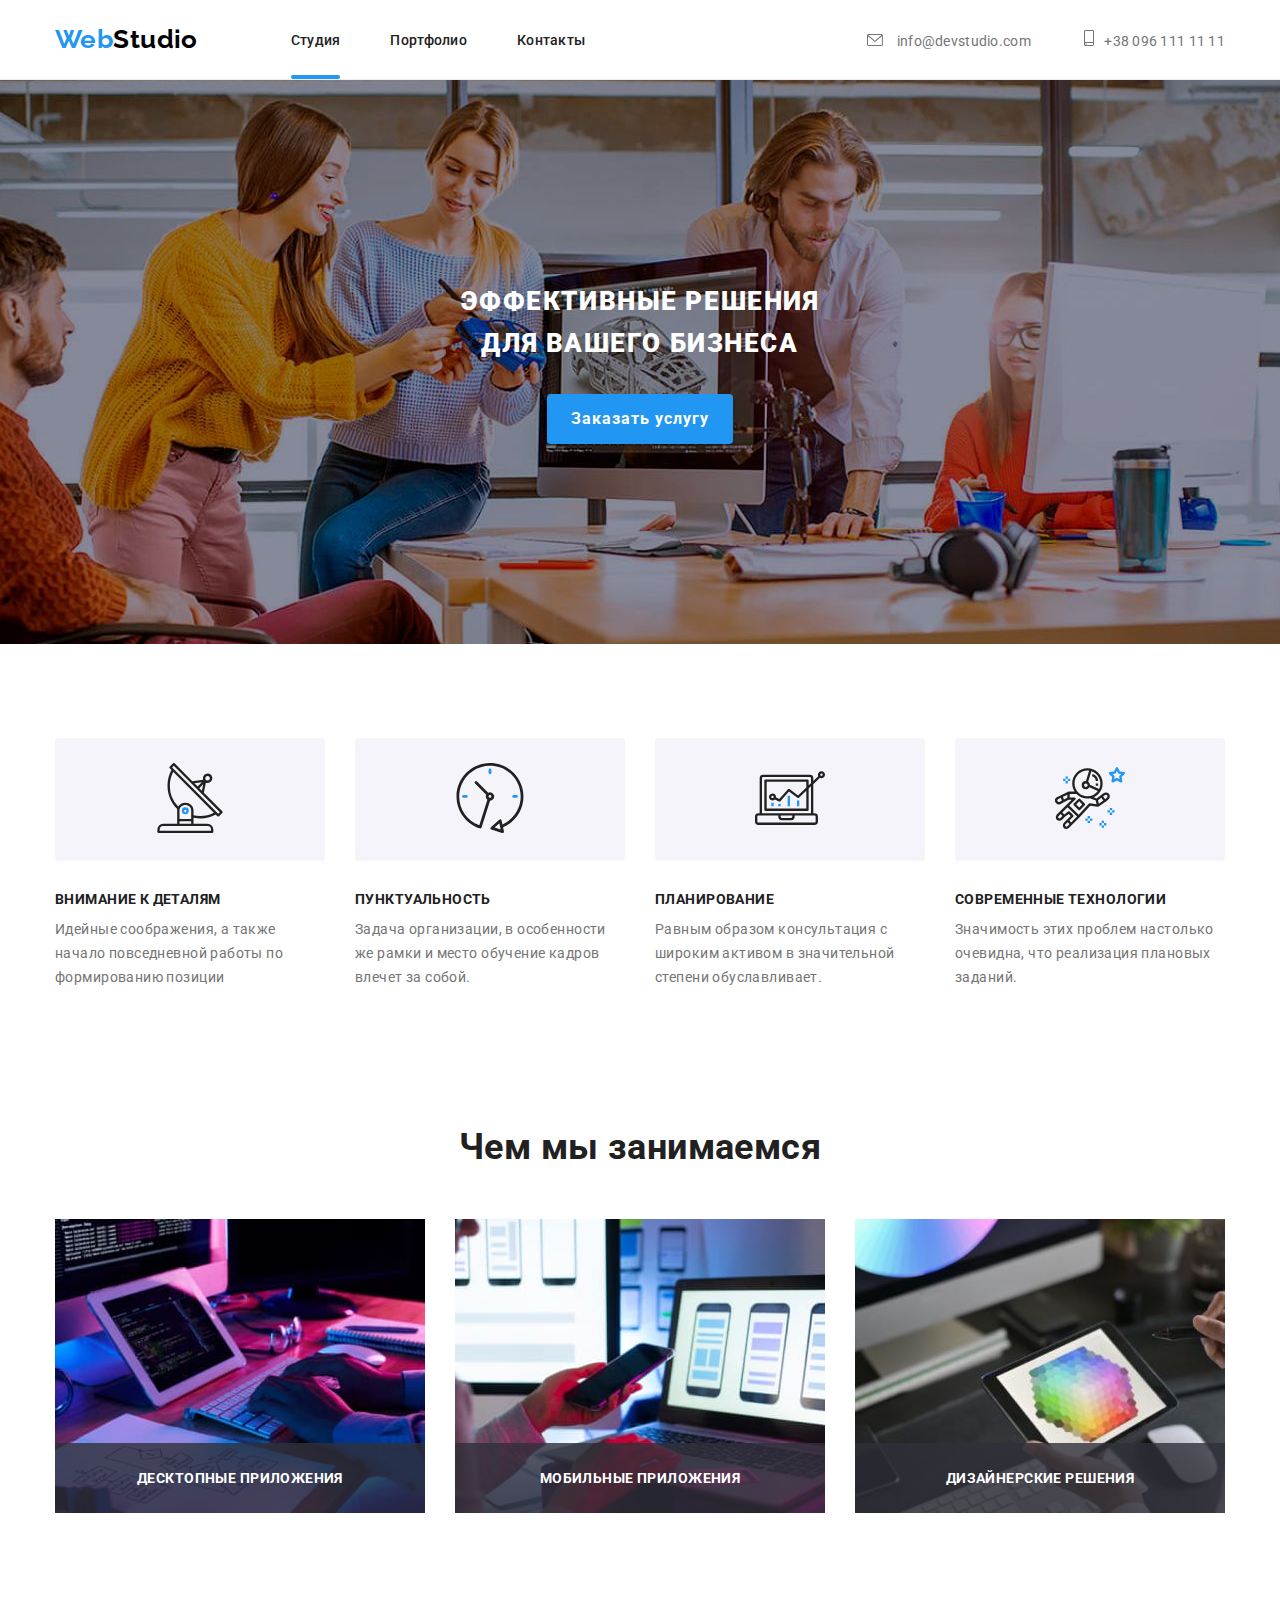
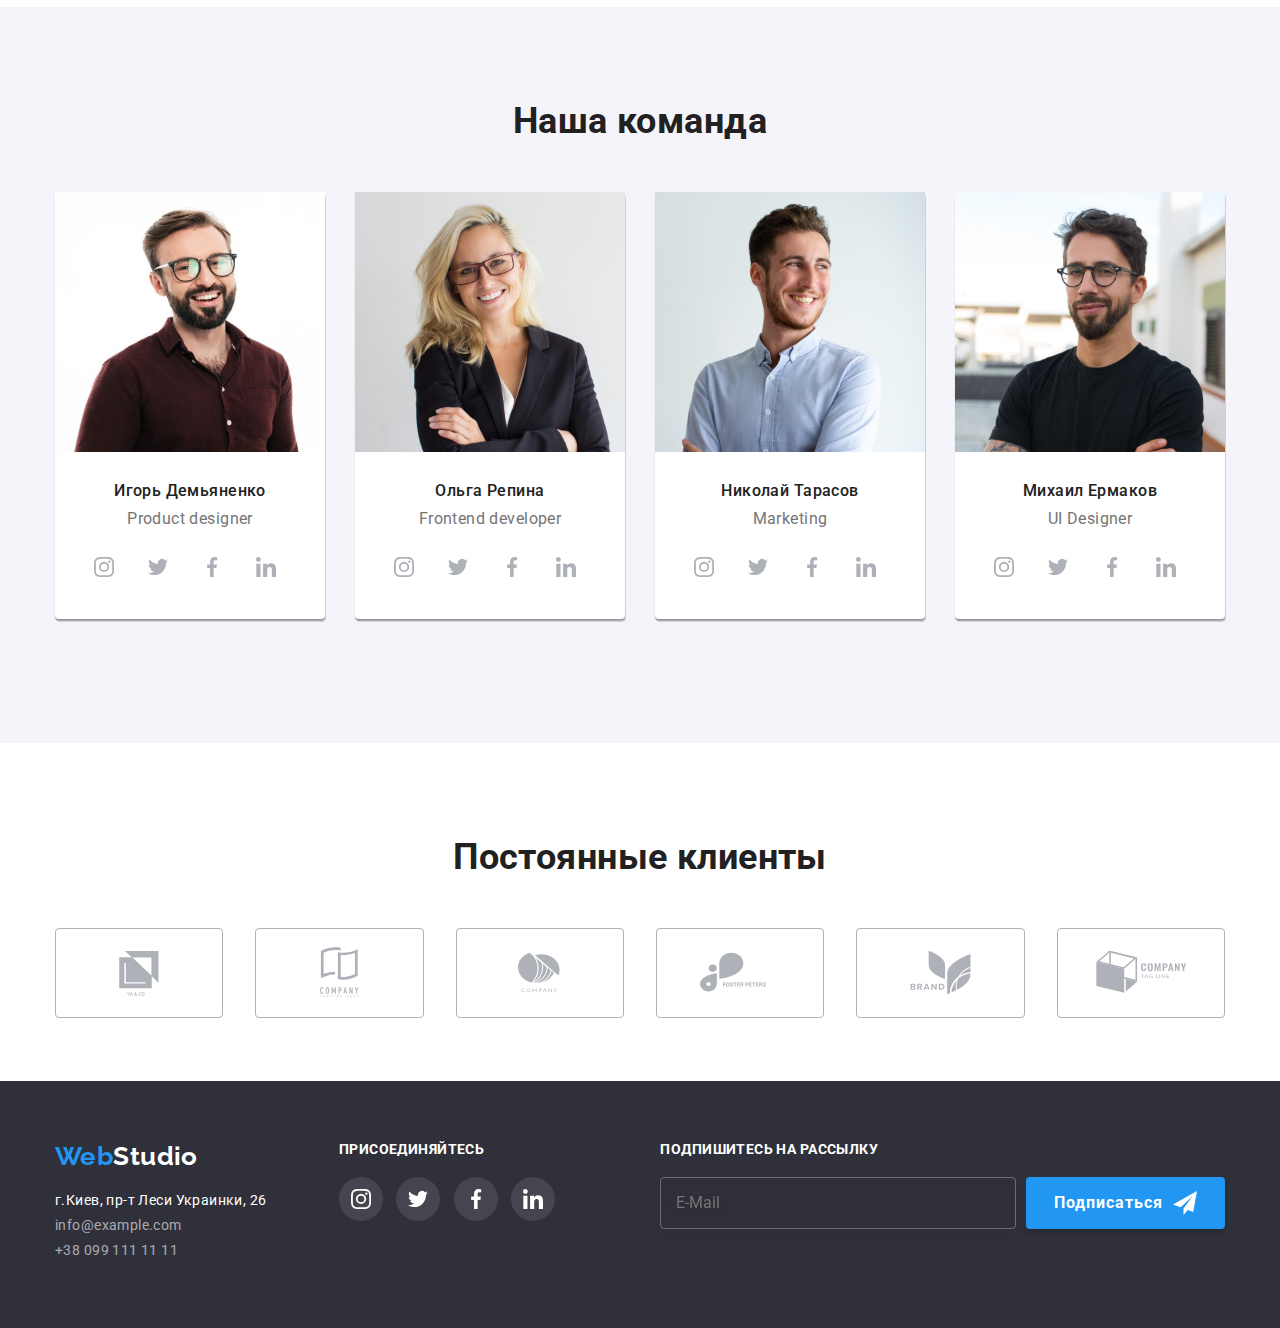
<file: index.html>
<!DOCTYPE html>
<html lang="ru">
  <head>
    <meta charset="UTF-8" />
    <meta name="viewport" content="width=device-width, initial-scale = 1.0" />
    <title>WebStudio</title>
    <link
      href="https://fonts.googleapis.com/css2?family=Raleway:wght@700&family=Roboto:wght@400;500;700;900&display=swap"
      rel="stylesheet"
    />
    <link rel="stylesheet" href="./modern-normalize/modern-normalize.css" />
    <link rel="stylesheet" href="./css/main.min.css" />
  </head>
  <body>
    <header class="header">
      <div class="container header__container">
        <nav class="nav">
          <a class="logo" href="./index.html">Web<span class="logo--studio-black">Studio</span></a>
          <ul class="nav__list">
            <li class="nav__line">
              <a class="nav__link nav__link--studio nav__link--current" href="./index.html">
                Студия
              </a>
            </li>
            <li class="nav__line">
              <a class="nav__link nav__link--portfolio" href="./portfolio.html">Портфолио</a>
            </li>
            <li class="nav__line">
              <a class="nav__link nav__link--contacts" href="./contacts.html">Контакты</a>
            </li>
          </ul>
          <button class="menu-button" type="button" data-menu-open><svg width="24px" height="16px"><use href="./images/sprite.svg#icon-menu"></use></svg></button>
        </nav>
        <ul class="header__contact-list">
          <li class="nav__line header__contact-line">
            <a class="header__contact" href="mailto:info@devstudio.com"
              ><svg width="16px" height="12px" class="contact-icon contact-icon--envelope">
                <use href="./images/sprite.svg#icon-envelope"></use>
              </svg>
              info@devstudio.com
            </a>
          </li>
          <li class="nav__line header__contact-line">
            <a class="header__contact" href="tel:+380961111111"
              ><svg width="10px" height="16px" class="contact-icon contact-icon--smartphone">
                <use href="./images/sprite.svg#icon-smartphone"></use></svg
              >+38 096 111 11 11</a
            >
          </li>
        </ul>
      </div>
    </header>
    <main class="main-container studio-content">
      <section class="section offer">
        <div class="container offer__container">
          <div class="offer__text">
            <h1 class="main-title offer__title">Эффективные решения для вашего бизнеса</h1>
            <button class="offer__order-button" data-modal-open type="button">Заказать услугу</button>
          </div>
        </div>
      </section>
      <section class="section about-us">
        <div class="container about-us__container">
          <h2 class="about-us__title">О нас</h2>
          <ul class="about-us__text">
            <li class="about-us__text-box">
              <div class="about-us__icon-box">
                <svg class="about-us__icon" width="70px" height="70px">
                  <use href="./images/sprite.svg#icon-antenna"></use>
                </svg>
              </div>
              <h3 class="about-us__paragraph-title">Внимание к деталям</h3>
              <p class="about-us__paragraph">
                Идейные соображения, а также начало повседневной работы по формированию позиции
              </p>
            </li>
            <li class="about-us__text-box">
              <div class="about-us__icon-box">
                <svg class="about-us__icon" width="70px" height="70px">
                  <use href="./images/sprite.svg#icon-clock"></use>
                </svg>
              </div>
              <h3 class="about-us__paragraph-title">Пунктуальность</h3>
              <p class="about-us__paragraph">
                Задача организации, в особенности же рамки и место обучение кадров влечет за собой.
              </p>
            </li>
            <li class="about-us__text-box">
              <div class="about-us__icon-box">
                <svg class="about-us__icon" width="70px" height="70px">
                  <use href="./images/sprite.svg#icon-diagram"></use>
                </svg>
              </div>
              <h3 class="about-us__paragraph-title">Планирование</h3>
              <p class="about-us__paragraph">
                Равным образом консультация с широким активом в значительной степени обуславливает.
              </p>
            </li>
            <li class="about-us__text-box">
              <div class="about-us__icon-box">
                <svg class="about-us__icon" width="70px" height="70px">
                  <use href="./images/sprite.svg#icon-astronaut"></use>
                </svg>
              </div>
              <h3 class="about-us__paragraph-title">Современные технологии</h3>
              <p class="about-us__paragraph">
                Значимость этих проблем настолько очевидна, что реализация плановых заданий.
              </p>
            </li>
          </ul>
        </div>
      </section>
      <section class="section what-we-do">
        <div class="container">
          <h2 class="section-title what-we-do__title">Чем мы занимаемся</h2>
          <ul class="what-we-do__images">
            <li class="what-we-do__image">
              <div class="what-we-do__thumb">
                <img
                  srcset="./images/programmer-typing@2x.jpg 2x, ./images/programmer-typing.jpg 1px"
                  src="./images/programmer-typing.jpg"
                  alt="Программист печатает на компьютере"
                  width="370"
                />
                <div class="what-we-do__desc">
                  <h3 class="image-description">Десктопные приложения</h3>
                </div>
              </div>
            </li>
            <li class="what-we-do__image">
              <div class="what-we-do__thumb">
                <img
                  srcset="./images/phone-design@2x.jpg 2x, ./images/phone-design.jpg 1px"
                  src="./images/phone-design.jpg"
                  alt="Программист выбирает дизайн телефона"
                  width="370"
                />
                <div class="what-we-do__desc">
                  <h3 class="image-description">Мобильные приложения</h3>
                </div>
              </div>
            </li>
            <li class="what-we-do__image">
              <div class="what-we-do__thumb">
                <img
                  srcset="./images/color-pallette@2x.jpg 2x, ./images/color-pallette.jpg 1px"
                  src="./images/color-pallette.jpg"
                  alt="Дизайнер использует палитру цветов"
                  width="370"
                />
                <div class="what-we-do__desc">
                  <h3 class="image-description">Дизайнерские решения</h3>
                </div>
              </div>
            </li>
          </ul>
        </div>
      </section>
      <!-- OUR TEAM-->
      <section class="section our-team">
        <div class="container our-team__container">
          <h2 class="section-title hidden">Наша команда</h2>
          <ul class="team-members">
            <li class="team-member">
              <img class="team-member__image" 
                  srcset="./images/igor_sm@2x.jpg 450w 2x, ./images/igor_md.jpg 354w 1x, ./images/igor_md@2x.jpg 354w 2x, ./images/igor.jpg 270w 1x, ./images/igor@2x.jpg 270w 2x" 
                  src="./images/igor_sm.jpg" alt="Изображение Игоря" width="450" />
              <h4 class="team-member__name">Игорь Демьяненко</h4>
              <p class="team-member__job">Product designer</p>
              <ul class="team-member__socials">
                <li class="team-member__socials-item">
                  <a class="socials-icon team-member__socials-icon" href="/">
                    <svg class="member-social-icon" width="20px" height="20px">
                      <use href="./images/sprite.svg#icon-instagram"></use>
                    </svg>
                  </a>
                </li>
                <li class="team-member__socials-item">
                  <a class="socials-icon team-member__socials-icon" href="/">
                    <svg class="member-social-icon" width="20px" height="20px">
                      <use href="./images/sprite.svg#icon-twitter"></use>
                    </svg>
                  </a>
                </li>
                <li class="team-member__socials-item">
                  <a class="socials-icon team-member__socials-icon" href="/">
                    <svg class="member-social-icon" width="20px" height="20px">
                      <use href="./images/sprite.svg#icon-facebook"></use>
                    </svg>
                  </a>
                </li>
                <li class="team-member__socials-item">
                  <a class="socials-icon team-member__socials-icon" href="/">
                    <svg class="member-social-icon" width="20px" height="20px">
                      <use href="./images/sprite.svg#icon-linkedin"></use>
                    </svg>
                  </a>
                </li>
              </ul>
            </li>
            <li class="team-member">
              <img class="team-member__image" srcset="./images/olga_sm@2x.jpg 450w 2x, ./images/olga_md.jpg 354w 1x, ./images/olga_md@2x.jpg 354w 2x, ./images/olga.jpg 270w 1x, ./images/olga@2x.jpg 270w 2x" src="./images/olga.jpg" alt="Изображение Ольги" width="450" />
              <h4 class="team-member__name">Ольга Репина</h4>
              <p class="team-member__job">Frontend developer</p>
              <ul class="team-member__socials">
                <li class="team-member__socials-item">
                  <a class="socials-icon team-member__socials-icon" href="/">
                    <svg class="member-social-icon" width="20px" height="20px">
                      <use href="./images/sprite.svg#icon-instagram"></use>
                    </svg>
                  </a>
                </li>
                <li class="team-member__socials-item">
                  <a class="socials-icon team-member__socials-icon" href="/">
                    <svg class="member-social-icon" width="20px" height="20px">
                      <use href="./images/sprite.svg#icon-twitter"></use>
                    </svg>
                  </a>
                </li>
                <li class="team-member__socials-item">
                  <a class="socials-icon team-member__socials-icon" href="/">
                    <svg class="member-social-icon" width="20px" height="20px">
                      <use href="./images/sprite.svg#icon-facebook"></use>
                    </svg>
                  </a>
                </li>
                <li class="team-member__socials-item">
                  <a class="socials-icon team-member__socials-icon" href="/">
                    <svg class="member-social-icon" width="20px" height="20px">
                      <use href="./images/sprite.svg#icon-linkedin"></use>
                    </svg>
                  </a>
                </li>
              </ul>
            </li>
            <li class="team-member">
              <img class="team-member__image" srcset="./images/nikolay_sm@2x.jpg 450w 2x, ./images/nikolay_md.jpg 354w 1x, ./images/nikolay_md@2x.jpg 354w 2x, ./images/nikolay.jpg 270w 1x, ./images/nikolay@2x.jpg 270w 2x" src="./images/nikolay.jpg" alt="Изображение Николая" width="450" />
              <h4 class="team-member__name">Николай Тарасов</h4>
              <p class="team-member__job">Marketing</p>
              <ul class="team-member__socials">
                <li class="team-member__socials-item">
                  <a class="socials-icon team-member__socials-icon" href="/">
                    <svg class="member-social-icon" width="20px" height="20px">
                      <use href="./images/sprite.svg#icon-instagram"></use>
                    </svg>
                  </a>
                </li>
                <li class="team-member__socials-item">
                  <a class="socials-icon team-member__socials-icon" href="/">
                    <svg class="member-social-icon" width="20px" height="20px">
                      <use href="./images/sprite.svg#icon-twitter"></use>
                    </svg>
                  </a>
                </li>
                <li class="team-member__socials-item">
                  <a class="socials-icon team-member__socials-icon" href="/">
                    <svg class="member-social-icon" width="20px" height="20px">
                      <use href="./images/sprite.svg#icon-facebook"></use>
                    </svg>
                  </a>
                </li>
                <li class="team-member__socials-item">
                  <a class="socials-icon team-member__socials-icon" href="/">
                    <svg class="member-social-icon" width="20px" height="20px">
                      <use href="./images/sprite.svg#icon-linkedin"></use>
                    </svg>
                  </a>
                </li>
              </ul>
            </li>
            <li class="team-member">
              <img class="team-member__image" srcset="./images/mikhail_sm@2x.jpg 450w 2x, ./images/mikhail_md.jpg 354w 1x, ./images/mikhail_md@2x.jpg 354w 2x, ./images/mikhail.jpg 270w 1x, ./images/mikhail@2x.jpg 270w 2x" src="./images/mikhail.jpg" alt="Изображение Михаила" width="450" />
              <h4 class="team-member__name">Михаил Ермаков</h4>
              <p class="team-member__job">UI Designer</p>
              <ul class="team-member__socials">
                <li class="team-member__socials-item">
                  <a class="socials-icon team-member__socials-icon" href="/">
                    <svg class="member-social-icon" width="20px" height="20px">
                      <use href="./images/sprite.svg#icon-instagram"></use>
                    </svg>
                  </a>
                </li>
                <li class="team-member__socials-item">
                  <a class="socials-icon team-member__socials-icon" href="/">
                    <svg class="member-social-icon" width="20px" height="20px">
                      <use href="./images/sprite.svg#icon-twitter"></use>
                    </svg>
                  </a>
                </li>
                <li class="team-member__socials-item">
                  <a class="socials-icon team-member__socials-icon" href="/">
                    <svg class="member-social-icon" width="20px" height="20px">
                      <use href="./images/sprite.svg#icon-facebook"></use>
                    </svg>
                  </a>
                </li>
                <li class="team-member__socials-item">
                  <a class="socials-icon team-member__socials-icon" href="/">
                    <svg class="member-social-icon" width="20px" height="20px">
                      <use href="./images/sprite.svg#icon-linkedin"></use>
                    </svg>
                  </a>
                </li>
              </ul>
            </li>
          </ul>
        </div>
      </section>
      <section class="section our-clients">
        <div class="container">
          <h2 class="section-title">Постоянные клиенты</h2>
          <ul class="clients">
            <li>
              <a class="client__link"
                ><svg class="client__card" width="170px" height="90px">
                  <use href="./images/sprite.svg#icon-Client"></use></svg
              ></a>
            </li>
            <li>
              <a class="client__link"
                ><svg class="client__card" width="170px" height="90px">
                  <use href="./images/sprite.svg#icon-Client-2"></use></svg
              ></a>
            </li>
            <li>
              <a class="client__link"
                ><svg class="client__card" width="170px" height="90px">
                  <use href="./images/sprite.svg#icon-Client-3"></use></svg
              ></a>
            </li>
            <li>
              <a class="client__link"
                ><svg class="client__card" width="170px" height="90px">
                  <use href="./images/sprite.svg#icon-Client-4"></use></svg
              ></a>
            </li>
            <li>
              <a class="client__link"
                ><svg class="client__card" width="170px" height="90px">
                  <use href="./images/sprite.svg#icon-Client-5"></use></svg
              ></a>
            </li>
            <li>
              <a class="client__link"
                ><svg class="client__card" width="170px" height="90px">
                  <use href="./images/sprite.svg#icon-Client-6"></use></svg
              ></a>
            </li>
          </ul>
        </div>
      </section>
    </main>
    <footer class="footer">
      <div class="container footer__container">
        <address class="address address-wrap">
          <a class="logo" href="./index.html">Web<span class="logo--studio-white">Studio</span></a>
          <ul class="address__list">
            <li class="address__line">
              <a class="address__link address__link--street-address" href=""
                >г.Киев, пр-т Леси Украинки, 26</a
              >
            </li>
            <li class="address__line">
              <a class="address__link" href="mailto:info@example.com">info@example.com</a>
            </li>
            <li class="address__line">
              <a class="address__link" href="tel:+380991111111">+38 099 111 11 11</a>
            </li>
          </ul>
        </address>
        <div class="footer__media">
          <h3 class="join-us-title">Присоединяйтесь</h3>
          <ul class="footer__media__list">
            <li class="footer__media__item">
              <a class="socials-icon" href="/">
                <svg class="footer__social-icon" width="20px" height="20px">
                  <use href="./images/sprite.svg#icon-instagram"></use>
                </svg>
              </a>
            </li>
            <li class="footer__media__item">
              <a class="socials-icon" href="/">
                <svg class="footer__social-icon" width="20px" height="20px">
                  <use href="./images/sprite.svg#icon-twitter"></use>
                </svg>
              </a>
            </li>
            <li class="footer__media__item">
              <a class="socials-icon" href="/">
                <svg class="footer__social-icon" width="20px" height="20px">
                  <use href="./images/sprite.svg#icon-facebook"></use>
                </svg>
              </a>
            </li>
            <li class="footer__media__item">
              <a class="socials-icon" href="/">
                <svg class="footer__social-icon" width="20px" height="20px">
                  <use href="./images/sprite.svg#icon-linkedin"></use>
                </svg>
              </a>
            </li>
          </ul>
        </div>
        <div class="footer__email-subscribe">
          <h3 class="email-subscribe__title">Подпишитесь на рассылку</h3>
          <form class="email-subscribe__form" name="email-subscribe" autocomplete="on" novalidate>
            <input
              class="email-subscribe__input"
              type="email"
              name="email-input"
              placeholder="E-Mail"
            />
            <button class="email-subscribe__button" type="submit">
              Подписаться
              <svg class="icon-send" width="24px" height="24px">
                <use href="./images/sprite.svg#icon-send"></use>
              </svg>
            </button>
          </form>
        </div>
      </div>
    </footer>
    <div class="backdrop is-hidden" data-modal>
      <div class="modal">
        <h2 class="modal__title section-title">Оставьте свои данные, мы вам перезвоним</h2>
        <form class="modal__order-form">
          <label class="modal__input__label">
            <span class="input__label__title">Имя</span>
            <div class="modal__input__wrap">
              <input class="modal__input" type="text" name="order-name" />
              <span class="input__icon">
                <svg class="input__icon--name" width="12px" height="12px">
                  <use href="./images/sprite.svg#icon-name"></use>
                </svg>
              </span>
            </div>
          </label>
          <label class="modal__input__label">
            <span class="input__label__title">Телефон</span>
            <div class="modal__input__wrap">
              <input class="modal__input" type="tel" name="order-tel" />
              <span class="input__icon">
                <svg class="input__icon--telephone" width="13px" height="13px">
                  <use href="./images/sprite.svg#icon-telephone"></use>
                </svg>
              </span>
            </div>
          </label>
          <label class="modal__input__label">
            <span class="input__label__title">E-Mail</span>
            <div class="modal__input__wrap">
              <input class="modal__input" type="email" name="order-email" />
              <span class="input__icon">
                <svg class="input__icon--email" width="15px" height="12px">
                  <use href="./images/sprite.svg#icon-email"></use></svg
              ></span>
            </div>
          </label>
          <label>
            <span class="input__label__title">Комментарий</span>
            <textarea class="modal__comment" rows="5" placeholder="Введите текст"></textarea>
          </label>
          <label class="terms-policy">
            <input class="terms__checkbox" type="checkbox" />
            <span class="terms__checkbox-custom">
              <svg class="terms__check-sign" width="11" height="8">
                <use href="./images/sprite.svg#icon-check-sign"></use>
              </svg>
            </span>
            <span class="terms-policy__text"
              >Соглашаюсь с рассылкой и принимаю <a href="">Условия договора</a></span
            >
          </label>
          <div class="modal__button-wrap">
            <button class="submit-button" type="submit">Отправить</button>
          </div>
        </form>
        <button class="modal__close-button" data-modal-close>
          <svg class="icon-close" width="11px" height="11px">
            <use href="./images/sprite.svg#icon-close"></use>
          </svg>
        </button>
      </div>
    </div>
    <div class="mobile-nav" data-menu>
      <ul class="mobile-nav__list">
        <li class="mobile-nav__line mobile-nav__page-link">
          <a href="./index.html" class="mobile-nav__link mobile-nav__link--is-current">Студия</a>
        </li>
        <li class="mobile-nav__line mobile-nav__page-link">
          <a href="./portfolio.html" class="mobile-nav__link">Портфолио</a>
        </li>
        <li class="mobile-nav__line mobile-nav__page-link">
          <a href="./contacts.html" class="mobile-nav__link">Контакты</a>
        </li>
      </ul>
      <ul class="mobile-nav__contact-list">
        <li class="mobile-nav__line">
          <a class="mobile-nav__link mobile-nav__contact--tel" href="tel:+380961111111">
            +38 096 111 11 11
          </a>
        </li>
        <li class="mobile-nav__line">
          <a class="mobile-nav__link mobile-nav__contact--email" href="mailto:info@devstudio.com">
            info@devstudio.com
          </a>
        </li>
      </ul>
      <ul class="mobile-nav__socials-list">
        <li class="mobile-nav__socials-line">
          <a href="./instagram" class="mobile-nav__socials-link">Instagram</a>
        </li>
        <li class="mobile-nav__socials-line">
          <a href="./twitter" class="mobile-nav__socials-link">Twitter</a>
        </li>
        <li class="mobile-nav__socials-line">
          <a href="./facebook" class="mobile-nav__socials-link">Facebook</a>
        </li>
        <li class="mobile-nav__socials-line">
          <a href="./linkedIn" class="mobile-nav__socials-link">LinkedIn</a>
        </li>
      </ul>
      <button class="mobile-nav__close-button" type="button" data-menu-close>
        <svg class="icon-close" width="19px" height="19px">
          <use href="./images/sprite.svg#icon-close"></use>
        </svg>
      </button>
    </div>
    <script src="./js/modal.js"></script>
    <script src="./js/mobile-menu.js"></script>
  </body>
</html>
</file>
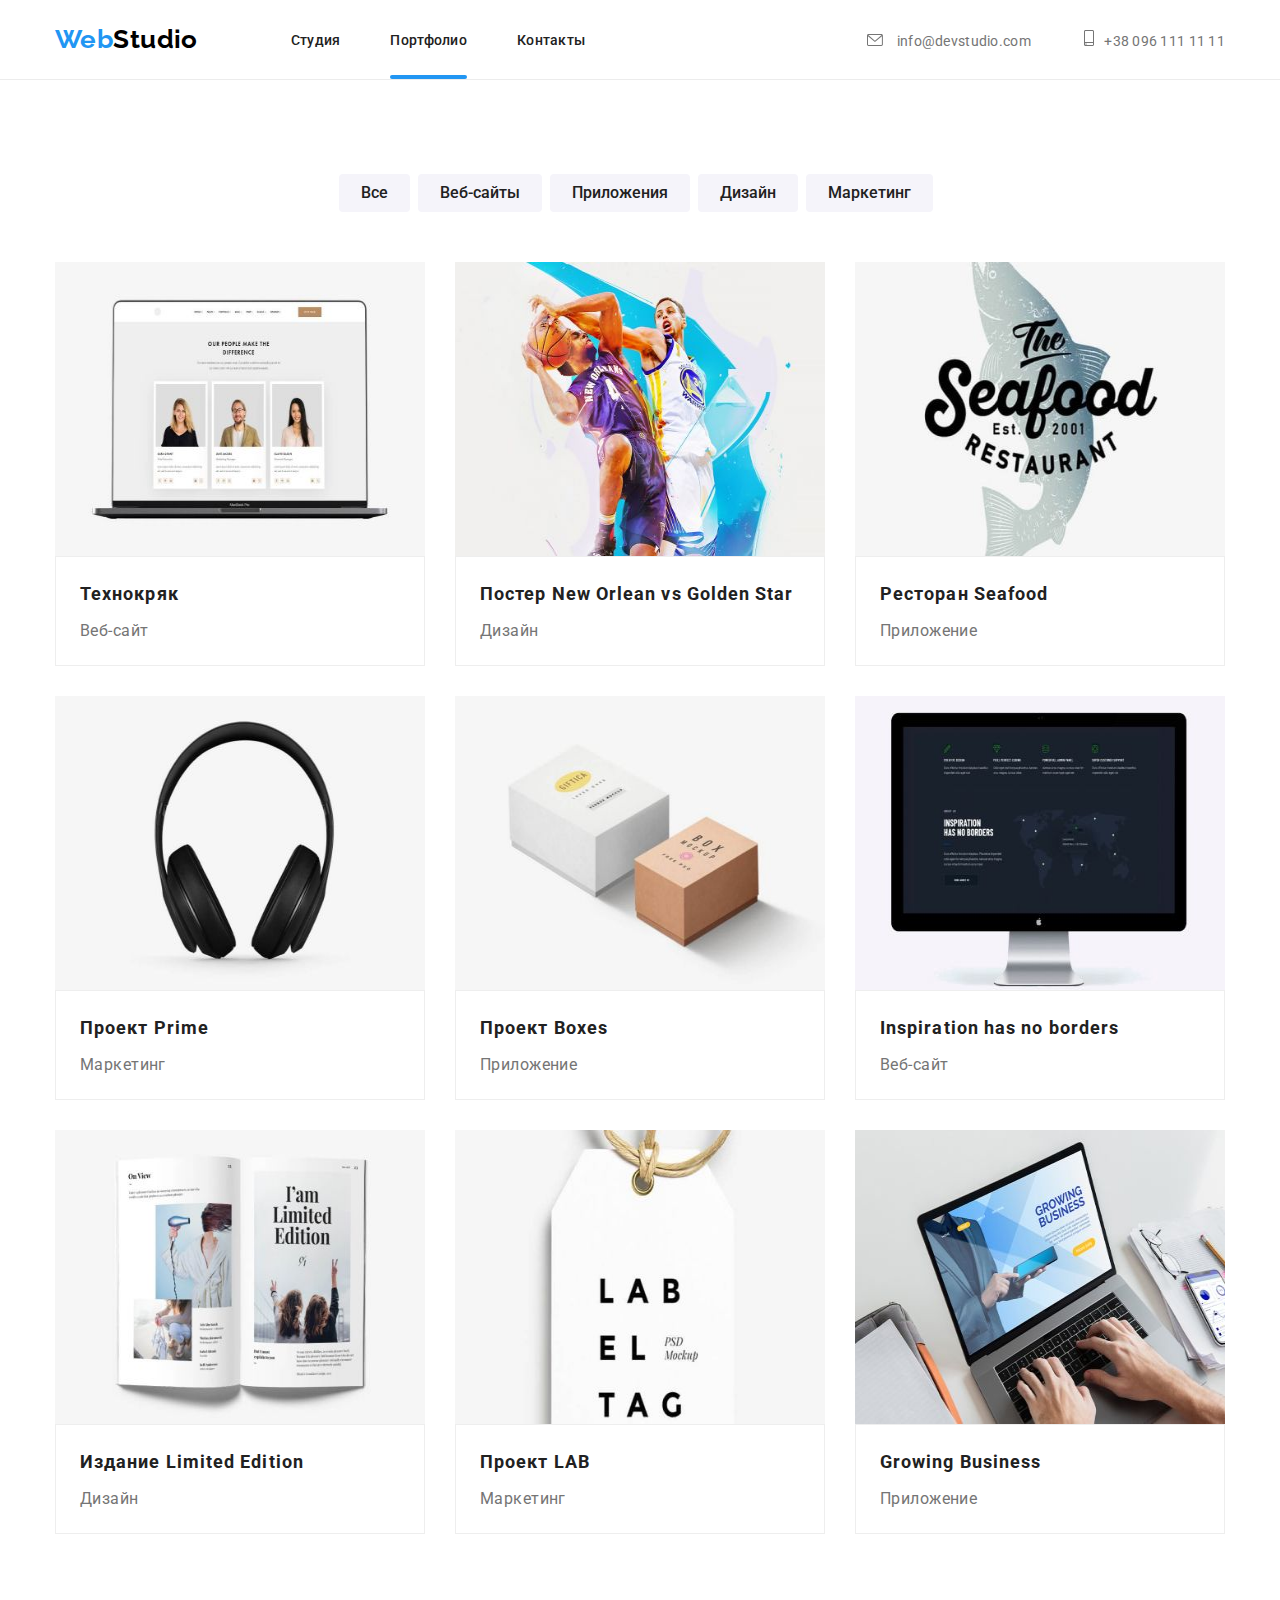
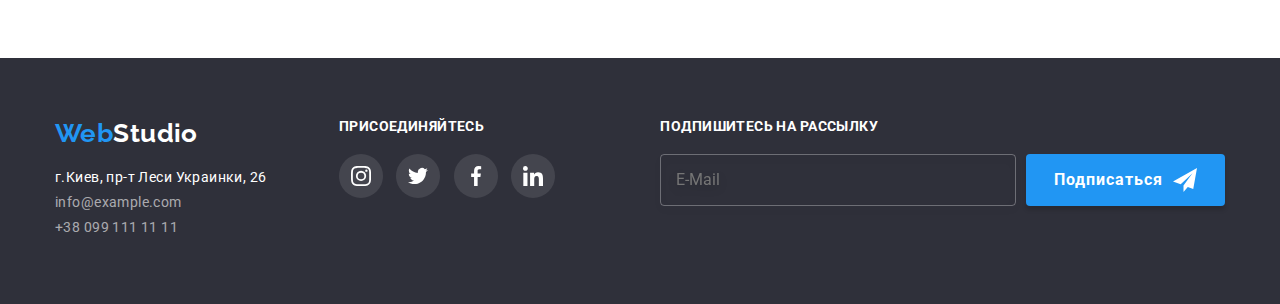
<file: portfolio.html>
<!DOCTYPE html>
<html lang="ru">
  <head>
    <meta charset="UTF-8" />
    <meta name="viewport" content="width=device-width, initial-scale = 1.0" />
    <title>WebStudio Portfolio</title>
    <link
      href="https://fonts.googleapis.com/css2?family=Raleway:wght@700&family=Roboto:wght@400;500;700;900&display=swap"
      rel="stylesheet"
    />
    <link rel="stylesheet" href="./modern-normalize/modern-normalize.css" />
    <link href="./css/main.min.css" rel="stylesheet" />
  </head>
  <body>
    <header class="header">
      <div class="container header__container">
        <nav class="nav">
          <a class="logo" href="./index.html">Web<span class="logo--studio-black">Studio</span></a>
          <ul class="nav__list">
            <li class="nav__line">
              <a class="nav__link nav__link--studio" href="./index.html">
                Студия
              </a>
            </li>
            <li class="nav__line">
              <a class="nav__link nav__link--portfolio nav__link--current" href="./portfolio.html">Портфолио</a>
            </li>
            <li class="nav__line">
              <a class="nav__link nav__link--contacts" href="./contacts.html">Контакты</a>
            </li>
          </ul>
          <button class="menu-button" type="button" data-menu-open><svg width="24px" height="16px"><use href="./images/sprite.svg#icon-menu"></use></svg></button>
        </nav>
        <ul class="header__contact-list">
          <li class="nav__line header__contact-line">
            <a class="header__contact" href="mailto:info@devstudio.com"><svg width="16px" height="12px"
                class="contact-icon contact-icon--envelope">
                <use href="./images/sprite.svg#icon-envelope"></use>
              </svg>
              info@devstudio.com
            </a>
          </li>
          <li class="nav__line header__contact-line">
            <a class="header__contact" href="tel:+380961111111"><svg width="10px" height="16px"
                class="contact-icon contact-icon--smartphone">
                <use href="./images/sprite.svg#icon-smartphone"></use>
              </svg>+38 096 111 11 11</a>
          </li>
        </ul>
      </div>
    </header>
    <main class="section main-container portfolio-list">
      <div class="container">
        <ul class="filters__list">
          <li class="filters__item"><button class="filter__button" type="button">Все</button></li>
          <li class="filters__item">
            <button class="filter__button" type="button">Веб-сайты</button>
          </li>
          <li class="filters__item">
            <button class="filter__button" type="button">Приложения</button>
          </li>
          <li class="filters__item"><button class="filter__button" type="button">Дизайн</button></li>
          <li class="filters__item">
            <button class="filter__button" type="button">Маркетинг</button>
          </li>
        </ul>
        <ul class="projects">
          <li class="project__item">
            <a class="link" href="./project.name">
              <div class="project__image-thumb">
                <img class="project__image" 
                  srcset="./images/technocrack_sm.jpg 450w 1x, ./images/technocrack_sm@2x.jpg 450w 2x, ./images/technocrack_md.jpg 354w 1x, ./images/technocrack_md@2x.jpg 354w 2x, ./images/technocrack.jpg 370w 1x, ./images/technocrack@2x.jpg 370w 2x" 
                  src="./images/technocrack_sm.jpg" 
                  alt="Страница веб-сайта" 
                  width="450"
                />
                <div class="project__description">
                  <p class="project__description__text">
                    Ресурс пропонує комплексні пропозиції з різним рівнем функціоналу та сервісів.
                    Все це дозволить відвідувачу отримати вичерпні відомості про компанію чи
                    приватну особу.
                  </p>
                </div>
              </div>
              <div class="project__text">
                <h3 class="project__title">Технокряк</h3>
                <p class="project__subtitle">Веб-сайт</p>
              </div>
            </a>
          </li>
          <li class="project__item">
            <a class="link" href="./project.name">
              <div class="project__image-thumb">
                <img class="project__image" 
                  srcset="./images/poster_sm.jpg 450w 1x, ./images/poster_sm@2x.jpg 450w 2x, ./images/poster_md.jpg 354w 1x, ./images/poster_md@2x.jpg 354w 2x, ./images/poster.jpg 370w 1x, ./images/poster@2x.jpg 370w 2x"
                  src="./images/poster_sm.jpg" 
                  alt="Два баскетболиста борются за мяч" 
                  width="450"
                />
                <div class="project__description">
                  <p class="project__description__text">
                    Lorem ipsum dolor sit amet, consectetur adipiscing elit, sed do eiusmod tempor
                    incididunt ut labore et dolore magna aliqua. Ut enim ad minim veniam, quis
                    nostrud exercitation ullamco laboris nisi ut aliquip ex ea commodo consequat.
                  </p>
                </div>
              </div>
              <div class="project__text">
                <h3 class="project__title">Постер New Orlean vs Golden Star</h3>
                <p class="project__subtitle">Дизайн</p>
              </div>
            </a>
          </li>
          <li class="project__item">
            <a class="link" href="./project.name">
              <div class="project__image-thumb">
                <img class="project__image" 
                  srcset="./images/seafood_sm.jpg 450w 1x, ./images/seafood_sm@2x.jpg 450w 2x, ./images/seafood_md.jpg 354w 1x, ./images/seafood_md@2x.jpg 354w 2x, ./images/seafood.jpg 370w 1x, ./images/seafood@2x.jpg 370w 2x" 
                  src="./images/seafood_sm.jpg" 
                  alt="Логотип ресторана Seafood" 
                  width="450"
                />
                <div class="project__description">
                  <p class="project__description__text">
                    Lorem ipsum dolor sit amet, consectetur adipiscing elit, sed do eiusmod tempor
                    incididunt ut labore et dolore magna aliqua. Ut enim ad minim veniam, quis
                    nostrud exercitation ullamco laboris nisi ut aliquip ex ea commodo consequat.
                  </p>
                </div>
              </div>
              <div class="project__text">
                <h3 class="project__title">Ресторан Seafood</h3>
                <p class="project__subtitle">Приложение</p>
              </div>
            </a>
          </li>
          <li class="project__item">
            <a class="link" href="./project.name">
              <div class="project__image-thumb">
                <img class="project__image" 
                  srcset="./images/prime_sm.jpg 450w 1x, ./images/prime_sm@2x.jpg 450w 2x, ./images/prime_md.jpg 354w 1x, ./images/prime_md@2x.jpg 354w 2x, ./images/prime.jpg 370w 1x, ./images/prime@2x.jpg 370w 2x" 
                  src="./images/prime_sm.jpg" 
                  alt="Наушники" 
                  width="450" 
                />
                <div class="project__description">
                  <p class="project__description__text">
                    Lorem ipsum dolor sit amet, consectetur adipiscing elit, sed do eiusmod tempor
                    incididunt ut labore et dolore magna aliqua. Ut enim ad minim veniam, quis
                    nostrud exercitation ullamco laboris nisi ut aliquip ex ea commodo consequat.
                  </p>
                </div>
              </div>
              <div class="project__text">
                <h3 class="project__title">Проект Prime</h3>
                <p class="project__subtitle">Маркетинг</p>
              </div>
            </a>
          </li>
          <li class="project__item">
            <a class="link" href="./project.name">
              <div class="project__image-thumb">
                <img class="project__image" 
                  srcset="./images/boxes_sm.jpg 450w 1x, ./images/boxes_sm@2x.jpg 450w 2x, ./images/boxes_md.jpg 354w 1x, ./images/boxes_md@2x.jpg 354w 2x, ./images/boxes.jpg 370w 1x, ./images/boxes@2x.jpg 370w 2x"
                  src="./images/boxes_sm.jpg"
                  alt="Две коробки" 
                  width="450"
                />
                <div class="project__description">
                  <p class="project__description__text">
                    Lorem ipsum dolor sit amet, consectetur adipiscing elit, sed do eiusmod tempor
                    incididunt ut labore et dolore magna aliqua. Ut enim ad minim veniam, quis
                    nostrud exercitation ullamco laboris nisi ut aliquip ex ea commodo consequat.
                  </p>
                </div>
              </div>
              <div class="project__text">
                <h3 class="project__title">Проект Boxes</h3>
                <p class="project__subtitle">Приложение</p>
              </div>
            </a>
          </li>
          <li class="project__item">
            <a class="link" href="./project.name">
              <div class="project__image-thumb">
                <img class="project__image" 
                  srcset="./images/inspiration_sm.jpg 450w 1x, ./images/inspiration_sm@2x.jpg 450w 2x, ./images/inspiration_md.jpg 354w 1x, ./images/inspiration_md@2x.jpg 354w 2x, ./images/inspiration.jpg 370w 1x, ./images/inspiration@2x.jpg 370w 2x" 
                  src="./images/inspiration_sm.jpg" 
                  alt="Главная страница сайта"
                  width="450"
                />
                <div class="project__description">
                  <p class="project__description__text">
                    Lorem ipsum dolor sit amet, consectetur adipiscing elit, sed do eiusmod tempor
                    incididunt ut labore et dolore magna aliqua. Ut enim ad minim veniam, quis
                    nostrud exercitation ullamco laboris nisi ut aliquip ex ea commodo consequat.
                  </p>
                </div>
              </div>
              <div class="project__text">
                <h3 class="project__title">Inspiration has no borders</h3>
                <p class="project__subtitle">Веб-сайт</p>
              </div>
            </a>
          </li>
          <li class="project__item">
            <a class="link" href="./project.name">
              <div class="project__image-thumb">
                <img class="project__image"
                  srcset="./images/limited-edition_sm.jpg 450w 1x, ./images/limited-edition_sm@2x.jpg 450w 2x, ./images/limited-edition_md.jpg 354w 1x, ./images/limited-edition_md@2x.jpg 354w 2x, ./images/limited-edition.jpg 370w 1x, ./images/limited-edition@2x.jpg 370w 2x" 
                  src="./images/limited-edition_sm.jpg"
                  alt="Страница журнала Limited Edition"
                  width="450"
                />
                <div class="project__description">
                  <p class="project__description__text">
                    Lorem ipsum dolor sit amet, consectetur adipiscing elit, sed do eiusmod tempor
                    incididunt ut labore et dolore magna aliqua. Ut enim ad minim veniam, quis
                    nostrud exercitation ullamco laboris nisi ut aliquip ex ea commodo consequat.
                  </p>
                </div>
              </div>
              <div class="project__text">
                <h3 class="project__title">Издание Limited Edition</h3>
                <p class="project__subtitle">Дизайн</p>
              </div>
            </a>
          </li>
          <li class="project__item">
            <a class="link" href="./project.name">
              <div class="project__image-thumb">
                <img class="project__image" 
                  srcset="./images/lab_sm.jpg 450w 1x, ./images/lab_sm@2x.jpg 450w 2x, ./images/lab_md.jpg 354w 1x, ./images/lab_md@2x.jpg 354w 2x, ./images/lab.jpg 370w 1x, ./images/lab@2x.jpg 370w 2x"
                  src="./images/lab_sm.jpg"
                  alt="Ярлык с надписью Label Tag"
                  width="450"
                />
                <div class="project__description">
                  <p class="project__description__text">
                    Lorem ipsum dolor sit amet, consectetur adipiscing elit, sed do eiusmod tempor
                    incididunt ut labore et dolore magna aliqua. Ut enim ad minim veniam, quis
                    nostrud exercitation ullamco laboris nisi ut aliquip ex ea commodo consequat.
                  </p>
                </div>
              </div>
              <div class="project__text">
                <h3 class="project__title">Проект LAB</h3>
                <p class="project__subtitle">Маркетинг</p>
              </div>
            </a>
          </li>
          <li class="project__item">
            <a class="link" href="./project.name">
              <div class="project__image-thumb">
                <img class="project__image"
                  srcset="./images/growing-business_sm.jpg 450w 1x, ./images/growing-business_sm@2x.jpg 450w 2x, ./images/growing-business_md.jpg 354w 1x, ./images/growing-business_md@2x.jpg 354w 2x, ./images/growing-business.jpg 370px 1x, ./images/growing-business@2x.jpg 370px 2x" 
                  src="./images/growing-business_sm.jpg"
                  alt="Главная страница приложения"
                  width="450"
                />
                <div class="project__description">
                  <p class="project__description__text">
                    Lorem ipsum dolor sit amet, consectetur adipiscing elit, sed do eiusmod tempor
                    incididunt ut labore et dolore magna aliqua. Ut enim ad minim veniam, quis
                    nostrud exercitation ullamco laboris nisi ut aliquip ex ea commodo consequat.
                  </p>
                </div>
              </div>
              <div class="project__text">
                <h3 class="project__title">Growing Business</h3>
                <p class="project__subtitle">Приложение</p>
              </div>
            </a>
          </li>
        </ul>
      </div>
    </main>
    <footer class="footer">
      <div class="container footer__container">
        <address class="address address-wrap">
          <a class="logo" href="./index.html">Web<span class="logo--studio-white">Studio</span></a>
          <ul class="address__list">
            <li class="address__line">
              <a class="address__link address__link--street-address" href=""
                >г.Киев, пр-т Леси Украинки, 26</a
              >
            </li>
            <li class="address__line">
              <a class="address__link" href="mailto:info@example.com">info@example.com</a>
            </li>
            <li class="address__line">
              <a class="address__link" href="tel:+380991111111">+38 099 111 11 11</a>
            </li>
          </ul>
        </address>
        <div class="footer__media">
          <h3 class="join-us-title">Присоединяйтесь</h3>
          <ul class="footer__media__list">
            <li class="footer__media__item">
              <a class="socials-icon" href="/">
                <svg class="footer__social-icon" width="20px" height="20px">
                  <use href="./images/sprite.svg#icon-instagram"></use>
                </svg>
              </a>
            </li>
            <li class="footer__media__item">
              <a class="socials-icon" href="/">
                <svg class="footer__social-icon" width="20px" height="20px">
                  <use href="./images/sprite.svg#icon-twitter"></use>
                </svg>
              </a>
            </li>
            <li class="footer__media__item">
              <a class="socials-icon" href="/">
                <svg class="footer__social-icon" width="20px" height="20px">
                  <use href="./images/sprite.svg#icon-facebook"></use>
                </svg>
              </a>
            </li>
            <li class="footer__media__item">
              <a class="socials-icon" href="/">
                <svg class="footer__social-icon" width="20px" height="20px">
                  <use href="./images/sprite.svg#icon-linkedin"></use>
                </svg>
              </a>
            </li>
          </ul>
        </div>
        <div class="footer__email-subscribe">
          <h3 class="email-subscribe__title">Подпишитесь на рассылку</h3>
          <form class="email-subscribe__form" name="email-subscribe" autocomplete="on" novalidate>
            <input
              class="email-subscribe__input"
              type="email"
              name="email-input"
              placeholder="E-Mail"
            />
            <button class="email-subscribe__button" type="submit">
              Подписаться
              <svg class="icon-send" width="24px" height="24px">
                <use href="./images/sprite.svg#icon-send"></use>
              </svg>
            </button>
          </form>
        </div>
      </div>
    </footer>
    <div class="mobile-nav" data-menu>
      <ul class="mobile-nav__list">
        <li class="mobile-nav__line mobile-nav__page-link">
          <a href="./index.html" class="mobile-nav__link">Студия</a>
        </li>
        <li class="mobile-nav__line mobile-nav__page-link">
          <a href="./portfolio.html" class="mobile-nav__link mobile-nav__link--is-current">Портфолио</a>
        </li>
        <li class="mobile-nav__line mobile-nav__page-link">
          <a href="./contacts.html" class="mobile-nav__link">Контакты</a>
        </li>
      </ul>
      <ul class="mobile-nav__contact-list">
        <li class="mobile-nav__line">
          <a class="mobile-nav__link mobile-nav__contact--tel" href="tel:+380961111111">
            +38 096 111 11 11
          </a>
        </li>
        <li class="mobile-nav__line">
          <a class="mobile-nav__link mobile-nav__contact--email" href="mailto:info@devstudio.com">
            info@devstudio.com
          </a>
        </li>
      </ul>
      <ul class="mobile-nav__socials-list">
        <li class="mobile-nav__socials-line">
          <a href="./instagram" class="mobile-nav__socials-link">Instagram</a>
        </li>
        <li class="mobile-nav__socials-line">
          <a href="./twitter" class="mobile-nav__socials-link">Twitter</a>
        </li>
        <li class="mobile-nav__socials-line">
          <a href="./facebook" class="mobile-nav__socials-link">Facebook</a>
        </li>
        <li class="mobile-nav__socials-line">
          <a href="./linkedIn" class="mobile-nav__socials-link">LinkedIn</a>
        </li>
      </ul>
      <button class="mobile-nav__close-button" type="button" data-menu-close>
        <svg class="icon-close" width="19px" height="19px">
          <use href="./images/sprite.svg#icon-close"></use>
        </svg>
      </button>
    </div>
    <script src="./js/mobile-menu.js"></script>
  </body>
</html>
</file>
<file: css/main.min.css>
html{box-sizing:border-box}*,*::after,*::before{box-sizing:inherit}h1,h2,h3,h4,h5,h6,p{margin-top:0}.list{list-style:none;padding-left:0;margin:0}.link{text-decoration:none;color:inherit}img{display:block;max-width:100%;height:auto}address{font-style:normal}ul{margin:0}.container{width:100%;margin:auto;padding:0 15px}.section{padding-top:60px;padding-bottom:60px}@media screen and (min-width: 480px){.containter{width:480px}}@media screen and (min-width: 768px){.container{width:768px}}@media screen and (min-width: 1200px){.container{width:1200px}.section{padding-top:94px;padding-bottom:94px}}ul{padding:0}:hover{transition-duration:250ms;transition-timing-function:cubic-bezier(0.4, 0, 0.2, 1)}:root{--brand-color: #2196F3;--text-color: #212121;--text-color-grey: #757575}body{font-family:"Roboto",sans-serif;color:var(--text-color);font-size:14px;background-color:#fff;letter-spacing:.03em}.mobile-nav{visibility:hidden;opacity:0;position:fixed;background-color:#fff;top:0;left:0;width:100%;height:100%;padding:48px 40px;display:flex;flex-direction:column}.is-open{visibility:visible;opacity:1;transition:opacity 500ms ease}.mobile-nav__close-button{position:absolute;margin:8px;top:0;right:0;background-color:#fff;height:29px;width:29px;color:#000;border:none;display:flex;align-items:center;justify-content:center;cursor:pointer}.mobile-nav__close-button:hover{color:var(--brand-color)}.mobile-nav__list{list-style:none;padding:0;margin-bottom:auto}.mobile-nav__line{font-size:40px;margin-bottom:32px;line-height:28px;padding:0}.mobile-nav__link{text-decoration:none;font-weight:500;color:var(--text-color)}.mobile-nav__link:hover{color:var(--brand-color)}.mobile-nav__link--is-current{color:var(--brand-color)}.mobile-nav__page-link{line-height:46px}.mobile-nav__contact-list{list-style:none;margin:0}.mobile-nav__contact--tel{color:var(--brand-color);font-size:34px;line-height:40px}.mobile-nav__contact--email{color:var(--text-color-grey);font-size:24px;letter-spacing:.02em}.mobile-nav__socials-list{display:flex;list-style:none;flex-wrap:wrap}.mobile-nav__socials-line{font-weight:500;font-size:18px;line-height:22px;padding-right:10px;border-right:1px solid var(--text-color-grey);margin-right:10px}.mobile-nav__socials-link{text-decoration:none;color:var(--brand-color)}.footer{background-color:#2f303a;padding-top:60px;padding-bottom:60px}.logo--studio-white{color:#fff}.address-wrap{display:block;text-align:center;margin-bottom:60px}.address__list{padding:0;text-decoration:none;color:#fff;list-style:none;font-style:normal}.address__line{padding:0;margin:9px 0}.address__link{text-decoration:none;color:rgba(255,255,255,.6)}.address__link:hover{color:#fff;fill:#fff}.address__link--street-address{color:#fff}.footer__media{display:block;text-align:center;margin-bottom:60px}.footer__media__list{list-style:none;display:inline-block;margin:0}.footer__social-icon{color:#fff}.footer__media__item{display:inline-block;background-color:rgba(255,255,255,.1);border-radius:50px;margin-right:10px}.join-us-title{text-transform:uppercase;color:#fff;font-size:14px;line-height:16px;margin-bottom:20px;text-align:center}.footer__email-subscribe{padding:0;margin:0}.email-subscribe__form{text-align:center}.email-subscribe__title{text-transform:uppercase;color:#fff;font-size:14px;line-height:16px;margin-bottom:20px;text-align:center}.email-subscribe__input{background-color:rgba(0,0,0,0);border:1px solid rgba(255,255,255,.3);filter:drop-shadow(0px 4px 4px rgba(0, 0, 0, 0.15));border-radius:4px;padding:15px;font-weight:400;font-size:16px;line-height:20px;margin-right:10px;width:100%;color:#fff;margin-bottom:20px}.email-subscribe__button{display:inline-flex;align-items:center;justify-content:space-between;background:var(--brand-color);color:#fff;padding:10px 28px;border:none;border-radius:4px;font-weight:700;font-size:16px;line-height:30px;box-shadow:0px 4px 4px rgba(0,0,0,.15);letter-spacing:.06em;cursor:pointer}.icon-send{margin-left:10px}@media screen and (min-width: 768px){.footer__container{display:flex;justify-content:center;flex-wrap:wrap}.address-wrap{margin-right:165px}.email-subscribe__form{width:450px}}@media screen and (min-width: 1200px){.address-wrap{display:inline-block;text-align:left;margin-bottom:0;margin-right:0}.address__list{margin-top:20px;margin-right:70px}.footer__media{margin:0;margin-right:93px}.footer__container{display:flex;justify-content:space-between}.email-subscribe__form{display:inline-flex;justify-content:space-between;width:100%}.email-subscribe__input{width:356px;margin-bottom:0}.email-subscribe__title{text-align:left}.join-us-title{text-align:left}}.header{position:relative;border-bottom:1px solid #ececec;padding-top:24px;padding-bottom:24px}.header__container{line-height:0px}.nav{display:flex;justify-content:space-between;padding:0;margin:0;height:100%}.nav__list{display:none}.nav__line{display:inline-block;letter-spacing:.02em}.nav__link{position:relative;color:var(--text-color);font-weight:500;text-decoration:none;line-height:16px}.nav__link:hover{color:var(--brand-color)}.nav__link--current::after{bottom:-31px;left:0;position:absolute;content:"";display:block;width:100%;height:4px;border-radius:4px;background-color:var(--brand-color)}.nav__link--studio{accent-color:var(--brand-color)}.nav__link--portfolio{accent-color:var(--brand-color)}.logo{font-family:"Raleway";font-weight:700;font-size:24px;line-height:28px;color:var(--brand-color);text-decoration:none}.logo--studio-black{color:#000}.header__contact-list{display:none}.header__contact{color:#757575;text-decoration:none}.header__contact:hover{color:var(--brand-color);fill:var(--brand-color)}.contact-icon{margin-right:8px}.contact-icon--envelope{width:14px;height:10px}.contact-icon--smartphone{width:10px;height:14px}.menu-button{background-color:#fff;padding:0;margin:0;cursor:pointer;color:#000;border:none;display:inline-block}@media screen and (min-width: 768px){.menu-button{visibility:hidden}.header__container{display:flex;justify-content:space-between;align-items:center}.nav{display:flex;align-items:center;vertical-align:middle;line-height:16px;margin-right:40px}.nav__list{display:flex;margin:0}.nav__line{display:inline-block;margin-left:50px}.header__contact-list{display:flex;flex-wrap:wrap;margin:0;padding:0;align-items:center;vertical-align:center}.header__contact-line{display:flex;justify-content:space-between;margin-right:0px;font-size:12px;line-height:14px}.header__logo{margin-right:34px}}@media screen and (min-width: 1200px){.header__contact-list{display:inline-block}.nav__line{margin-left:50px}.logo{margin-right:43px;line-height:31px;font-size:26px}.header__contact-list{flex-wrap:nowrap;justify-content:space-between}.header__contact-line{display:inline-block;font-size:14px;line-height:16px}.contact-icon{margin-right:10px}.contact-icon--envelope{width:16px;height:12px}.contact-icon--smartphone{width:10px;height:16px}}.offer{background-image:url("./../images/bg-image_sm.jpg");background-repeat:no-repeat;background-position:50% 50%;padding:0;text-align:center;color:#fff;background-size:480px;display:flex;justify-content:center}@media(min-device-pixel-ratio: 2),(min-resolution: 192dpi),(min-resolution: 2dppx){.offer{background-image:url("./../images/bg-image_sm@2x.jpg")}}.offer__container{padding-top:118px;padding-bottom:118px}@media screen and (min-width: 480px){.offer__container{padding:118px auto}}@media screen and (min-width: 768px){.offer{background-image:url("./../images/bg-image-md.jpg");background-size:768px}}@media screen and (min-width: 768px)and (min-device-pixel-ratio: 2),screen and (min-width: 768px)and (min-resolution: 192dpi),screen and (min-width: 768px)and (min-resolution: 2dppx){.offer{background-image:url("./../images/bg-image_md@2x.jpg")}}@media screen and (min-width: 768px){.offer__container{padding:118px 204px}}@media screen and (min-width: 1200px){.offer{background-image:url("./../images/bg-image_lg.jpg");background-size:1600px auto}}@media screen and (min-width: 1200px)and (min-device-pixel-ratio: 2),screen and (min-width: 1200px)and (min-resolution: 192dpi),screen and (min-width: 1200px)and (min-resolution: 2dppx){.offer{background-image:url("./../images/bg-image_lg@2x.jpg")}}@media screen and (min-width: 1200px){.offer__container{padding:200px}}@media screen and (min-width: 1200px){.offer__text{width:700px}}@media screen and (min-width: 1200px){.main-title{font-size:44px;line-height:60px}}@media screen and (min-width: 1200px){.offer__order-button{padding:10px 32px}}.offer__text{width:360px;display:inline-block}.main-title{text-transform:uppercase;font-size:26px;line-height:42px;font-weight:900;letter-spacing:.06em;margin-bottom:30px}.offer__order-button{background:var(--brand-color);color:#fff;padding:10px 24px;border:none;border-radius:4px;font-weight:700;font-size:16px;line-height:30px;letter-spacing:.06em;box-shadow:0px 4px 4px rgba(0,0,0,.15);cursor:pointer}.offer__order-button:hover{box-shadow:0px 4px 4px rgba(0,0,0,.5)}.about-us{padding-bottom:0px}.about-us__icon-box{text-align:center;padding-top:25px;padding-bottom:25px;background-color:#f5f4fa;margin-bottom:30px;border-radius:4px}.about-us__title{visibility:hidden;padding:0;margin:0;line-height:0}.about-us__text-box{display:block;width:100%;margin-bottom:30px}.about-us__paragraph-title{text-transform:uppercase;font-size:14px;margin-bottom:10px;text-align:center}.about-us__paragraph{color:#757575;margin-top:0px;line-height:24px}@media screen and (min-width: 768px){.about-us__text{display:inline-flex;justify-content:space-between;flex-wrap:wrap;width:100%}.about-us__text-box{width:354px}.about-us__paragraph-title{text-align:left}}@media screen and (min-width: 1200px){.about-us__text{flex-wrap:nowrap}.about-us__text-box{width:270px}}.section-title{font-weight:700;font-size:36px;text-align:center;margin-bottom:50px}.what-we-do{display:none;padding-top:94px}.what-we-do__images{display:flex;justify-content:space-between}.what-we-do__image{display:inline-block}.what-we-do__thumb{position:relative}.what-we-do__desc{position:absolute;background:rgba(47,48,58,.8);padding-top:27px;padding-bottom:27px;bottom:0px;left:0px;width:100%}.image-description{font-weight:700;text-transform:uppercase;color:#fff;font-size:14px;line-height:16px;text-align:center;padding:0;margin:0}@media screen and (min-width: 1200px){.what-we-do{display:block}}.our-team{background-color:#f5f4fa}.team-member{display:block;padding-bottom:30px;text-align:center;background-color:#fff;border-radius:4px;box-shadow:1px 3px rgba(0,0,0,.12),0px 1px 1px rgba(0,0,0,.14),0px 2px 1px rgba(0,0,0,.2);margin-bottom:30px}.team-member__socials{list-style:none;display:flex;justify-content:center;vertical-align:middle;margin-top:16px}.socials-icon{display:inline-block;height:44px;width:44px;padding:12px;color:#afb1b8}.socials-icon:hover{background-color:var(--brand-color);border-radius:50px;color:#fff;fill:#fff}.team-member__socials-item{margin-right:10px}.team-member__name{font-size:16px;font-weight:500;margin-top:30px;margin-bottom:10px;padding:0}.team-member__job{color:#757575;font-size:16px;margin-bottom:0;padding:0}.team-member__image{width:100%;height:374px}@media screen and (min-width: 480px){.team-member__image{width:100%}}@media screen and (min-width: 768px){.team-members{display:flex;justify-content:space-between;flex-wrap:wrap}.team-member{display:inline-block}.team-member__image{width:354px;height:374px}.team-member__socials{display:flex;justify-content:center}}@media screen and (min-width: 1200px){.team-members{display:flex;justify-content:space-between}.team-member__image{width:270px;height:260px}}.our-clients{padding-bottom:30px}.clients{display:flex;justify-content:center;flex-wrap:wrap;list-style:none}.client__card{border:1px solid #afb1b8;border-radius:4px;cursor:pointer;color:#afb1b8;width:210px;margin-bottom:30px}.client__card:hover{color:var(--brand-color);border:1px solid var(--brand-color)}.client__link:hover{cursor:pointer;color:var(--brand-color)}@media screen and (min-width: 480px){.clients{justify-content:space-between}}@media screen and (min-width: 1200px){.clients{flex-wrap:nowrap}.client__card{width:auto}}.backdrop{display:flex;justify-content:center;align-items:center;position:fixed;top:0;left:0;width:100%;height:100%;background-color:rgba(0,0,0,.5);opacity:1;transition:opacity 500ms ease}.is-hidden{visibility:hidden;opacity:0;pointer-events:none}.modal{width:450px;height:609px;position:relative;background-color:#fff;box-shadow:0px 1px 3px rgba(0,0,0,.12),0px 1px 1px rgba(0,0,0,.14),0px 2px 1px rgba(0,0,0,.2);border-radius:4px;padding:40px}.modal__close-button{position:absolute;margin:8px;top:0;right:0;background-color:#fff;border-radius:50px;height:29px;width:29px;border:1px solid rgba(0,0,0,.1);color:#000;display:flex;align-items:center;justify-content:center;cursor:pointer}.modal__close-button:hover{color:var(--brand-color)}.modal__input__wrap{position:relative;display:flex;justify-content:center;align-items:center}.modal__title{font-size:20px;line-height:30px;font-weight:700;margin-bottom:12px}.input__label__title{font-size:12px;line-height:14px;color:#757575;letter-spacing:.01em}.modal__input{width:100%;padding:14px 14px 14px 40px;border:1px solid rgba(33,33,33,.2);border-radius:4px;margin-bottom:10px}.modal__input:focus{outline-color:var(--brand-color)}.modal__input:focus~.input__icon{color:var(--brand-color)}.input__icon{color:var(--text-color);padding:0;margin:0;position:absolute;height:15px;width:15px;top:0;left:0;display:flex;align-items:center}.input__icon--name{position:absolute;top:14px;left:15px}.input__icon--email{position:absolute;top:15px;left:13.5px}.input__icon--telephone{position:absolute;top:14.26px;left:15.26px}.modal__comment{width:100%;padding:14px;border:1px solid rgba(33,33,33,.2);border-radius:4px;margin-bottom:10px;resize:none}.modal__comment:focus{outline-color:var(--brand-color)}.terms-policy{padding:0;margin:0;cursor:pointer;position:relative;display:inline-flex}.terms__check-sign{position:absolute;top:0;left:0}.terms__checkbox{top:0;left:0;cursor:pointer;opacity:0;display:inline-flex}.terms__checkbox:checked~.terms__checkbox-custom{background-color:var(--brand-color);border:3px solid var(--brand-color)}.terms__checkbox:checked~.terms-check-sign{opacity:1}.terms__checkbox-custom{display:inline-flex;justify-content:center;align-items:center;background:#fff;width:16px;height:15px;display:block;border:2px solid #212121;position:absolute;top:0;left:0}.terms-policy__text{margin-left:7px;font-size:12px}.modal__button-wrap{text-align:center}.submit-button{background:var(--brand-color);font-size:16px;font-weight:700;line-height:30px;color:#fff;letter-spacing:.06em;padding:10px 52px;text-align:center;border:none;border-radius:4px;margin-top:30px;cursor:pointer}@media screen and (min-width: 1200px){.modal{width:528px;height:581px}.modal__title{line-height:24px}.terms-policy{margin-left:14px}.terms-policy__text{font-size:14px}}.filters__list{display:flex;text-decoration:none;list-style:none;margin-bottom:35px;flex-wrap:wrap;margin-top:0}.filters__item{display:inline-block;margin-bottom:15px}.filter__button{margin-right:8px;background-color:#f5f4fa;border-radius:4px;border:none;color:#212121;font-size:16px;font-weight:500;padding:6px 22px;text-align:center;vertical-align:middle;line-height:26px}.filter__button:hover{background-color:var(--brand-color);color:#fff;box-shadow:0px 3px 1px rgba(0,0,0,.1),0px 1px 2px rgba(0,0,0,.08),0px 2px 2px rgba(0,0,0,.12);cursor:pointer}.projects{display:flex;justify-content:space-between;flex-wrap:wrap}.project__item{display:inline-block;list-style:none;margin-bottom:30px}.project__item:hover{box-shadow:0px 3px 1px rgba(0,0,0,.1),0px 1px 2px rgba(0,0,0,.08),0px 2px 2px rgba(0,0,0,.12)}.project__item:hover .project__description{transform:translateY(0)}.project__link{text-decoration:none}.project__text{border:1px solid #eee;padding:19px 24px;max-width:100%}.project__title{color:var(--text-color);font-size:18px;font-weight:700;margin-bottom:4px;letter-spacing:.06em;line-height:36px}.project__subtitle{color:#757575;font-size:16px;font-weight:400;line-height:30px;margin-bottom:0px;padding-bottom:0px}.project__image{height:294px}.project__image-thumb{position:relative;overflow:hidden}.project__description{display:flex;align-items:center;position:absolute;background:rgba(33,150,243,.9);bottom:0;left:0;height:100%;width:100%;padding-left:24px;padding-right:24px;transform:translateY(100%);transition:transform 500ms ease}.project__description__text{color:#fff;font-weight:400;font-size:18px;line-height:28px}@media screen and (min-width: 768px){.filters__list{justify-content:center}.project__image{width:350px}}@media screen and (min-width: 1200px){.project__image{width:370px}}/*# sourceMappingURL=main.min.css.map */
</file>
